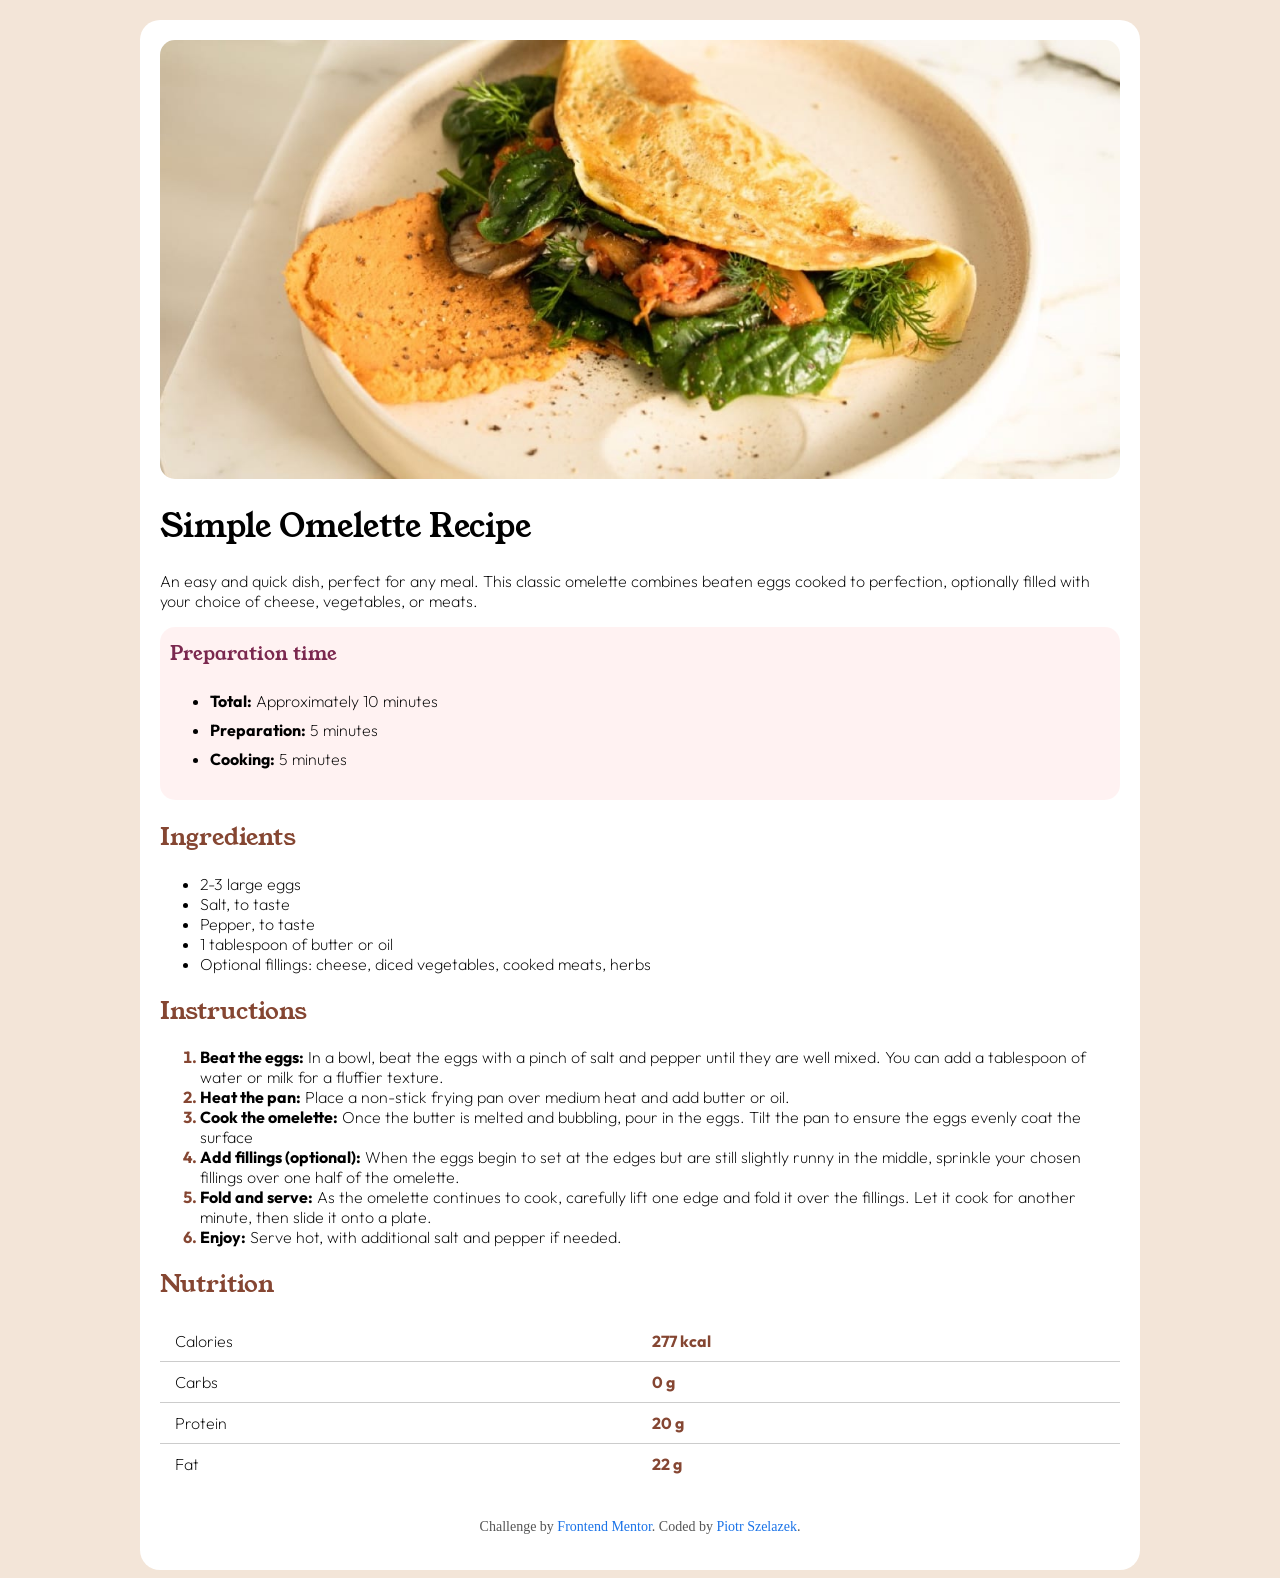
<file: index.html>
<!DOCTYPE html>
<html lang="en">
<head>
  <meta charset="UTF-8">
  <meta name="viewport" content="width=device-width, initial-scale=1.0"> <!-- displays site properly based on user's device -->

  <link rel="icon" type="image/png" sizes="32x32" href="./assets/images/favicon-32x32.png">
  <link rel="stylesheet" href="Style.css">
  <title>Frontend Mentor | Recipe page</title>
  <link href="https://fonts.googleapis.com/css2?family=Young+Serif&display=swap" rel="stylesheet">
  <link href="https://fonts.googleapis.com/css2?family=Outfit:wght@200&display=swap" rel="stylesheet">

  
</head>
<body>
  <div class="container">
  <img src="image-omelette.jpeg" alt="picture">
  <h1>Simple Omelette Recipe</h1>

  <p class="opisOmlet">An easy and quick dish, perfect for any meal. This classic omelette combines beaten eggs cooked 
  to perfection, optionally filled with your choice of cheese, vegetables, or meats.</p>
  <div class="preparation">
    <h2 class="redOne">Preparation time</h2>
      <ul>
        <li><strong>Total:</strong> Approximately 10 minutes</li>
        <li><strong>Preparation:</strong> 5 minutes</li>
        <li><strong>Cooking:</strong> 5 minutes</li>
      </ul>
    
  </div>

  <div>
    <h2 class="brownOne">Ingredients</h2>
      <ul>
        <li>2-3 large eggs</li>
        <li>Salt, to taste</li>
        <li>Pepper, to taste</li>
        <li>1 tablespoon of butter or oil</li>
        <li>Optional fillings: cheese, diced vegetables, cooked meats, herbs</li>
      </ul>
  </div>

  <div>
    <h2 class="brownOne">Instructions</h2>
      <ol>
        <li><strong>Beat the eggs:</strong> In a bowl, beat the eggs with a pinch of salt and pepper until they are well mixed. 
        You can add a tablespoon of water or milk for a fluffier texture.</li> 

        <li><strong>Heat the pan:</strong>  Place a non-stick frying pan over medium heat and add butter or oil.</li>

        <li><strong>Cook the omelette:</strong> Once the butter is melted and bubbling, pour in the eggs. Tilt the pan to ensure 
        the eggs evenly coat the surface</li>

        <li><strong>Add fillings (optional):</strong> When the eggs begin to set at the edges but are still slightly runny in the 
        middle, sprinkle your chosen fillings over one half of the omelette.</li>

        <li><strong>Fold and serve:</strong> As the omelette continues to cook, carefully lift one edge and fold it over the 
        fillings. Let it cook for another minute, then slide it onto a plate.</li>

        <li><strong>Enjoy:</strong> Serve hot, with additional salt and pepper if needed.</li>
      </ol>
  </div>

  <div>
    <h2 class="brownOne">Nutrition</h2>
    <table>

      <tbody>
        <tr>
          <td>Calories</td>
          <td class="brownOneGrube" >277 kcal</td>
        </tr>
        <tr>
          <td>Carbs</td>
          <td class="brownOneGrube" >0 g</td>
        </tr>
        <tr>
          <td>Protein</td>
          <td class="brownOneGrube" >20 g</td>
        </tr>
        <tr>
          <td>Fat</td>
          <td class="brownOneGrube" >22 g</td>
        </tr>
      </tbody>
    </table>

  </div> 

  <footer><div class="attribution">
    Challenge by <a href="https://www.frontendmentor.io?ref=challenge" target="_blank">Frontend Mentor</a>. 
    Coded by <a href="#">Piotr Szelazek</a>.
  </div>
  </footer>
  </div>

</body>
</html>
</file>
<file: Style.css>
/* --- STYLE BAZOWE --- */
body {
  background-color: rgb(243, 229, 216);
}

h1, h2 {
  font-family: 'Young Serif', serif;
  font-weight: 400;
  
}

.opisOmlet,
ul, li, ol, table {
  font-family: "Outfit", sans-serif;
  font-weight: 200;
}

.container {
  max-width: 1000px;
  margin: 20px auto 0;
  background: white;
  padding: 20px;
  border-radius: 20px;
  width: 90%;
  box-sizing: border-box;
}

.container img {
  width: 100%;
  height: auto;
  border-radius: 15px;
}

.preparation {
  background: rgba(255, 0, 0, 0.05);
  border-radius: 15px;
  padding: 10px;
  line-height: 1.8;
}

.preparation h2 {
  margin: 0 0 10px;
  font-size: 1.2rem;
}

.brownOne { color: hsl(14, 45%, 36%); }
.redOne   { color: hsl(332, 51%, 32%); }

ol li::marker {
  color: hsl(14, 45%, 36%);
  font-weight: bold;
}

table {
  width: 100%;
  border-collapse: collapse;
}

td {
  padding: 10px 15px;
  border-bottom: 1px solid #ccc;
}

tr:last-child td { border-bottom: none; }

.brownOneGrube {
  font-weight: bold;
  color: hsl(14, 45%, 36%);
}

footer {
  text-align: center;
  padding: 15px 0;
  font-size: 14px;
  color: #555;
  margin-top: 20px;
}

footer a { color: #1a73e8; text-decoration: none; }
footer a:hover { text-decoration: underline; }

/* --- MEDIA --- */

/* Mobile 375px */
@media (max-width: 375px) {
  .preparation h2 { font-size: 1rem; }
  .container { padding: 15px; }
}

/* Desktop 1440px */
@media (min-width: 1440px) {
  .container { padding: 50px; margin-top: 20px; }
  .preparation { padding: 5px 15px 10px 25px; line-height: 3; }
  .preparation h2 { font-size: 1.5rem; }
}
</file>
